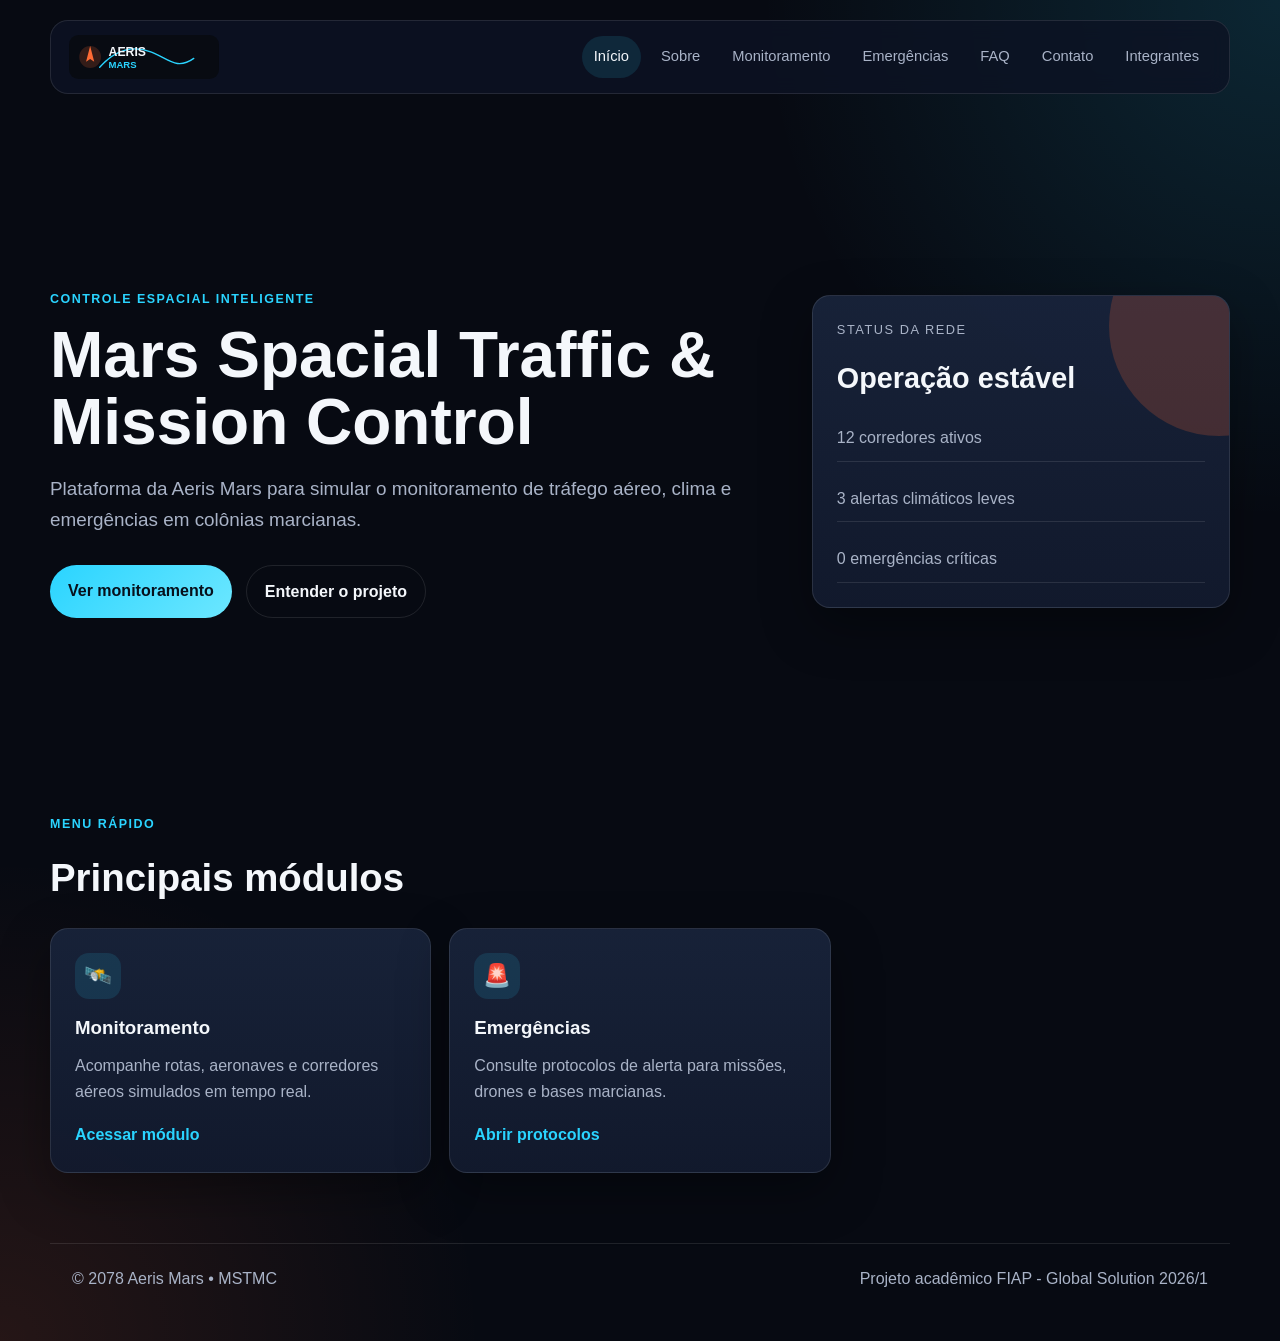
<file: index.html>
<!doctype html>
<html lang="pt-BR">
  <head>
    <meta charset="UTF-8" />
    <meta name="viewport" content="width=device-width, initial-scale=1.0" />
    <title>Início | Aeris Mars</title>
    <link rel="stylesheet" href="assets/css/main.css" />
    <link rel="icon" href="assets/images/favicon.svg" type="image/svg+xml" />
    <script src="assets/js/app.js" defer></script>
    <script src="assets/js/index.js" defer></script>
  </head>
  <body>
    <header class="header">
      <a class="brand" href="index.html" aria-label="Página inicial Aeris Mars">
        <img src="assets/images/logo-aeris-mars.svg" alt="Logo Aeris Mars" />
      </a>

      <button
        class="menu-toggle"
        id="menu-toggle"
        aria-label="Abrir menu"
        aria-expanded="false"
      >
        <span></span>
        <span></span>
        <span></span>
      </button>

      <nav class="nav" id="main-nav" aria-label="Menu principal">
        <a class="nav-link active" href="index.html">Início</a>
        <a class="nav-link" href="pages/sobre.html">Sobre</a>
        <a class="nav-link" href="pages/monitoramento.html">Monitoramento</a>
        <a class="nav-link" href="pages/emergencias.html">Emergências</a>
        <a class="nav-link" href="pages/faq.html">FAQ</a>
        <a class="nav-link" href="pages/contato.html">Contato</a>
        <a class="nav-link" href="pages/integrantes.html">Integrantes</a>
      </nav>
    </header>

    <main>
      <section class="hero section">
        <div class="hero-content">
          <span class="kicker">Controle espacial inteligente</span>
          <h1 class="title">Mars Spacial Traffic & Mission Control</h1>
          <p class="subtitle">
            Plataforma da Aeris Mars para simular o monitoramento de tráfego
            aéreo, clima e emergências em colônias marcianas.
          </p>
          <div class="hero-actions">
            <a class="btn" href="pages/monitoramento.html">Ver monitoramento</a>
            <a class="btn btn-outline" href="pages/sobre.html"
              >Entender o projeto</a
            >
          </div>
        </div>
        <div class="hero-panel card">
          <p class="panel-label">Status da rede</p>
          <strong>Operação estável</strong>
          <span>12 corredores ativos</span>
          <span>3 alertas climáticos leves</span>
          <span>0 emergências críticas</span>
        </div>
      </section>

      <section class="section">
        <span class="kicker">Menu rápido</span>
        <h2 class="section-title">Principais módulos</h2>
        <div class="grid grid-3">
          <article class="card">
            <div class="card-icon">🛰️</div>
            <h3>Monitoramento</h3>
            <p>
              Acompanhe rotas, aeronaves e corredores aéreos simulados em tempo
              real.
            </p>
            <a class="text-link" href="pages/monitoramento.html"
              >Acessar módulo</a
            >
          </article>

          <article class="card">
            <div class="card-icon">🚨</div>
            <h3>Emergências</h3>
            <p>
              Consulte protocolos de alerta para missões, drones e bases
              marcianas.
            </p>
            <a class="text-link" href="pages/emergencias.html"
              >Abrir protocolos</a
            >
          </article>
        </div>
      </section>
    </main>

    <footer class="footer">
      <p>© 2078 Aeris Mars • MSTMC</p>
      <p>Projeto acadêmico FIAP - Global Solution 2026/1</p>
    </footer>
  </body>
</html>
</file>
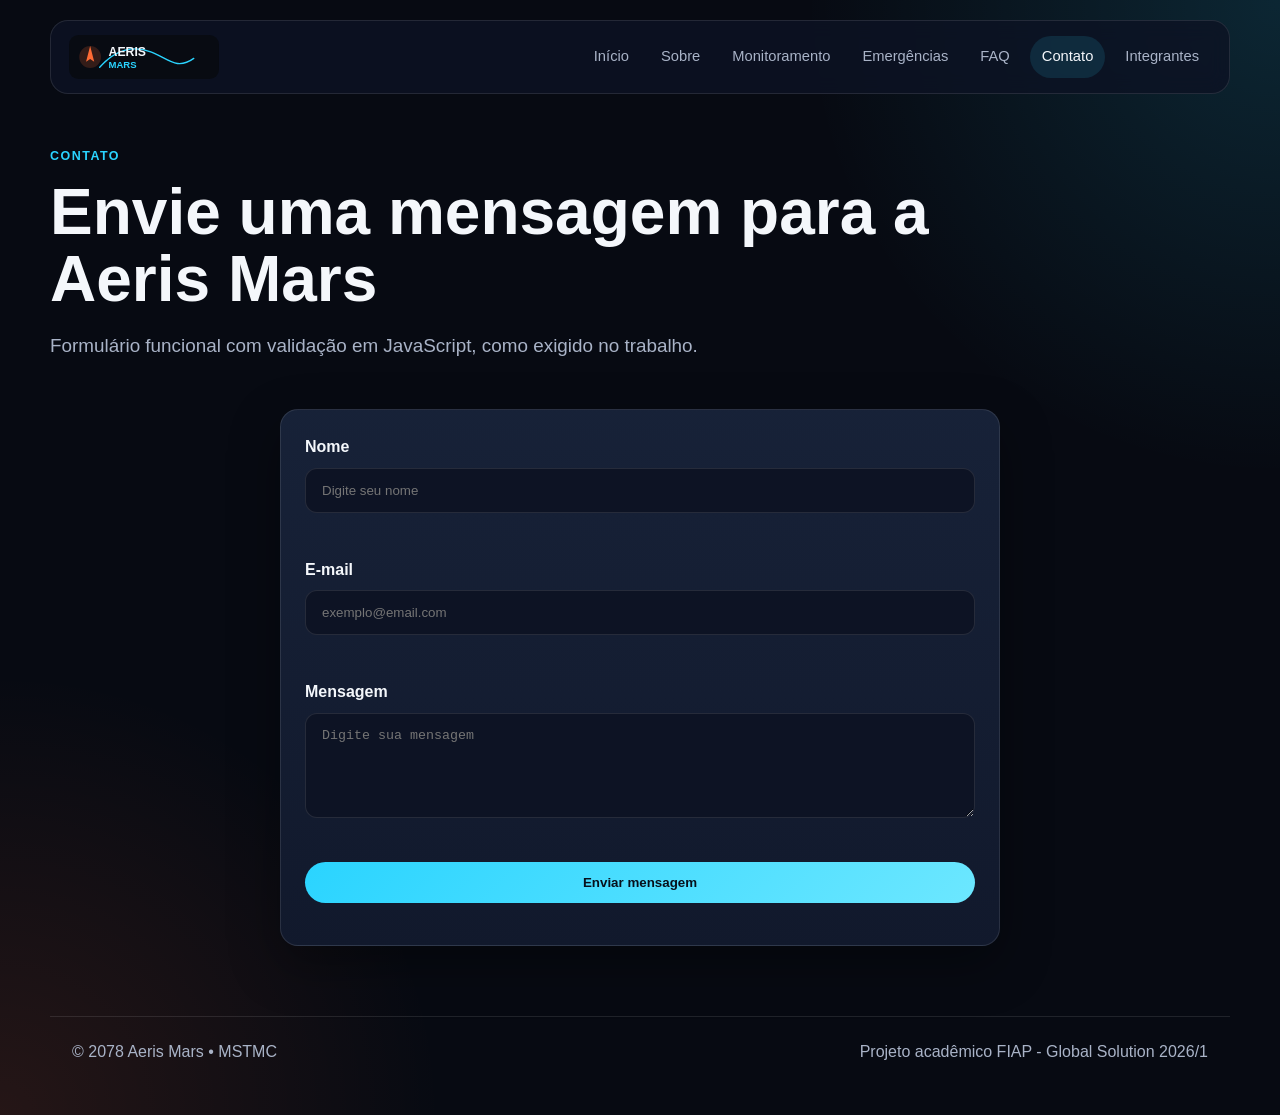
<file: pages/contato.html>
<!DOCTYPE html>
<html lang="pt-BR">
<head>
    <meta charset="UTF-8">
    <meta name="viewport" content="width=device-width, initial-scale=1.0">
    <title>Contato | Aeris Mars</title>
    <link rel="stylesheet" href="../assets/css/main.css">
    <link rel="icon" href="../assets/images/favicon.svg" type="image/svg+xml">
    <script src="../assets/js/app.js" defer></script>
    <script src="../assets/js/contato.js" defer></script>
</head>
<body>
    <header class="header">
        <a class="brand" href="../index.html" aria-label="Página inicial Aeris Mars">
            <img src="../assets/images/logo-aeris-mars.svg" alt="Logo Aeris Mars">
        </a>

        <button class="menu-toggle" id="menu-toggle" aria-label="Abrir menu" aria-expanded="false">
            <span></span>
            <span></span>
            <span></span>
        </button>


        <nav class="nav" id="main-nav" aria-label="Menu principal">
            <a class="nav-link " href="../index.html">Início</a>
            <a class="nav-link " href="sobre.html">Sobre</a>
            <a class="nav-link " href="monitoramento.html">Monitoramento</a>
            <a class="nav-link " href="emergencias.html">Emergências</a>
            <a class="nav-link " href="faq.html">FAQ</a>
            <a class="nav-link active" href="contato.html">Contato</a>
            <a class="nav-link " href="integrantes.html">Integrantes</a>
        </nav>
    
    </header>

    <main>

        <section class="section">
            <span class="kicker">Contato</span>
            <h1 class="title">Envie uma mensagem para a Aeris Mars</h1>
            <p class="subtitle">
                Formulário funcional com validação em JavaScript, como exigido no trabalho.
            </p>
        </section>

        <section class="section">
            <form class="contact-form card" id="contact-form" novalidate>
                <div class="form-group">
                    <label for="name">Nome</label>
                    <input type="text" id="name" name="name" placeholder="Digite seu nome" aria-invalid="false" aria-describedby="name-error">
                    <small class="error-message" id="name-error"></small>
                </div>

                <div class="form-group">
                    <label for="email">E-mail</label>
                    <input type="email" id="email" name="email" placeholder="exemplo@email.com" aria-invalid="false" aria-describedby="email-error">
                    <small class="error-message" id="email-error"></small>
                </div>

                <div class="form-group">
                    <label for="message">Mensagem</label>
                    <textarea id="message" name="message" rows="5" placeholder="Digite sua mensagem" aria-invalid="false" aria-describedby="message-error"></textarea>
                    <small class="error-message" id="message-error"></small>
                </div>

                <button class="btn" type="submit">Enviar mensagem</button>
                <p class="success-message" id="success-message"></p>
            </form>
        </section>

    </main>

    <footer class="footer">
        <p>© 2078 Aeris Mars • MSTMC</p>
        <p>Projeto acadêmico FIAP - Global Solution 2026/1</p>
    </footer>
</body>
</html>
</file>
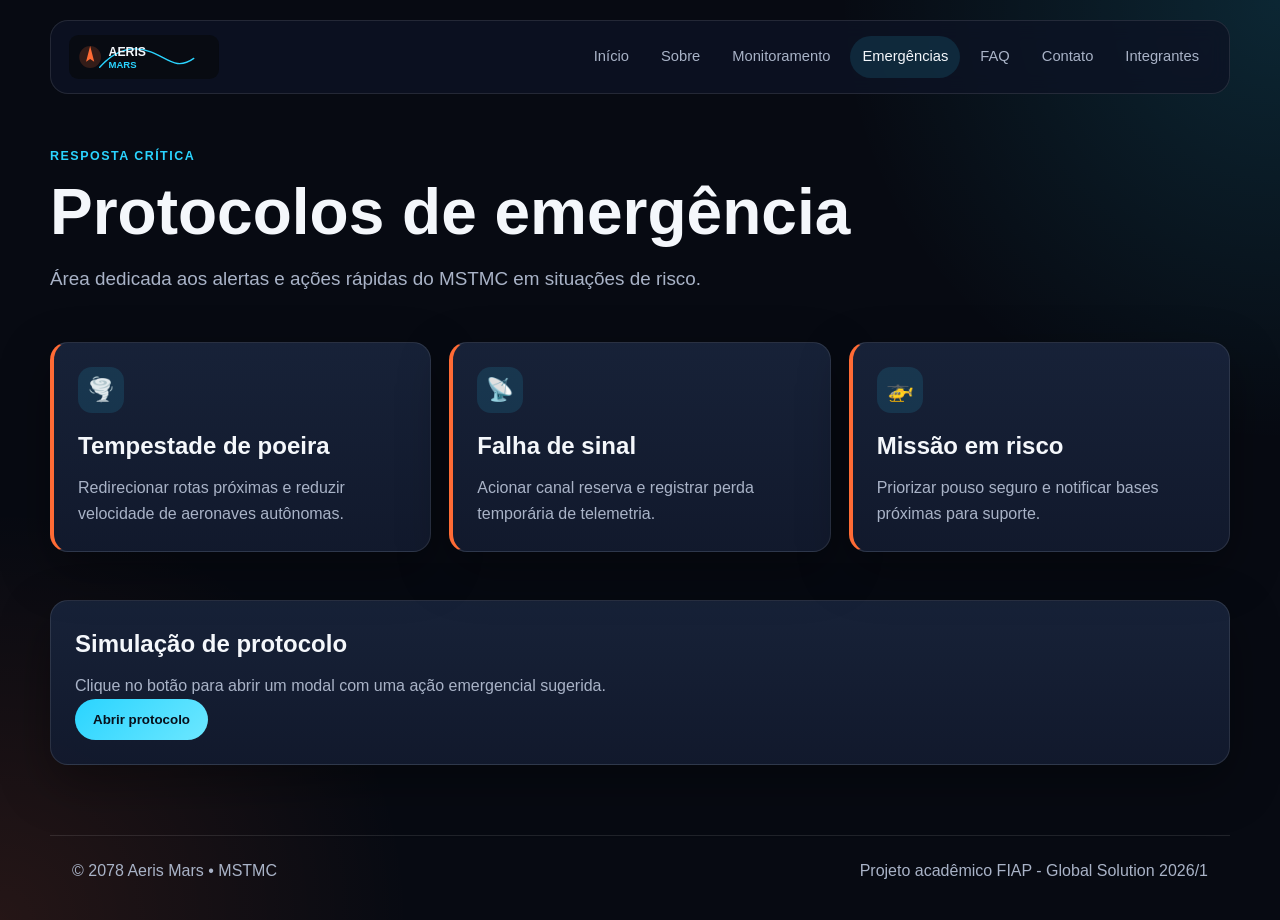
<file: pages/emergencias.html>
<!DOCTYPE html>
<html lang="pt-BR">
<head>
    <meta charset="UTF-8">
    <meta name="viewport" content="width=device-width, initial-scale=1.0">
    <title>Emergências | Aeris Mars</title>
    <link rel="stylesheet" href="../assets/css/main.css">
    <link rel="icon" href="../assets/images/favicon.svg" type="image/svg+xml">
    <script src="../assets/js/app.js" defer></script>
    <script src="../assets/js/emergencias.js" defer></script>
</head>
<body>
    <header class="header">
        <a class="brand" href="../index.html" aria-label="Página inicial Aeris Mars">
            <img src="../assets/images/logo-aeris-mars.svg" alt="Logo Aeris Mars">
        </a>

        <button class="menu-toggle" id="menu-toggle" aria-label="Abrir menu" aria-expanded="false">
            <span></span>
            <span></span>
            <span></span>
        </button>


        <nav class="nav" id="main-nav" aria-label="Menu principal">
            <a class="nav-link " href="../index.html">Início</a>
            <a class="nav-link " href="sobre.html">Sobre</a>
            <a class="nav-link " href="monitoramento.html">Monitoramento</a>
            <a class="nav-link active" href="emergencias.html">Emergências</a>
            <a class="nav-link " href="faq.html">FAQ</a>
            <a class="nav-link " href="contato.html">Contato</a>
            <a class="nav-link " href="integrantes.html">Integrantes</a>
        </nav>
    
    </header>

    <main>

        <section class="section">
            <span class="kicker">Resposta crítica</span>
            <h1 class="title">Protocolos de emergência</h1>
            <p class="subtitle">
                Área dedicada aos alertas e ações rápidas do MSTMC em situações de risco.
            </p>
        </section>

        <section class="section grid grid-3">
            <article class="card alert-card">
                <div class="card-icon">🌪️</div>
                <h2>Tempestade de poeira</h2>
                <p>Redirecionar rotas próximas e reduzir velocidade de aeronaves autônomas.</p>
            </article>

            <article class="card alert-card">
                <div class="card-icon">📡</div>
                <h2>Falha de sinal</h2>
                <p>Acionar canal reserva e registrar perda temporária de telemetria.</p>
            </article>

            <article class="card alert-card">
                <div class="card-icon">🚁</div>
                <h2>Missão em risco</h2>
                <p>Priorizar pouso seguro e notificar bases próximas para suporte.</p>
            </article>
        </section>

        <section class="section card">
            <h2>Simulação de protocolo</h2>
            <p>Clique no botão para abrir um modal com uma ação emergencial sugerida.</p>
            <button class="btn" id="open-modal">Abrir protocolo</button>
        </section>

        <div class="modal" id="protocol-modal" aria-hidden="true">
            <div class="modal-content">
                <button class="modal-close" id="close-modal" aria-label="Fechar modal">×</button>
                <h2>Protocolo sugerido</h2>
                <p>
                    Rota alternativa ativada. A missão deve reduzir altitude, aguardar nova leitura
                    climática e seguir para o corredor seguro mais próximo.
                </p>
            </div>
        </div>

    </main>

    <footer class="footer">
        <p>© 2078 Aeris Mars • MSTMC</p>
        <p>Projeto acadêmico FIAP - Global Solution 2026/1</p>
    </footer>
</body>
</html>
</file>
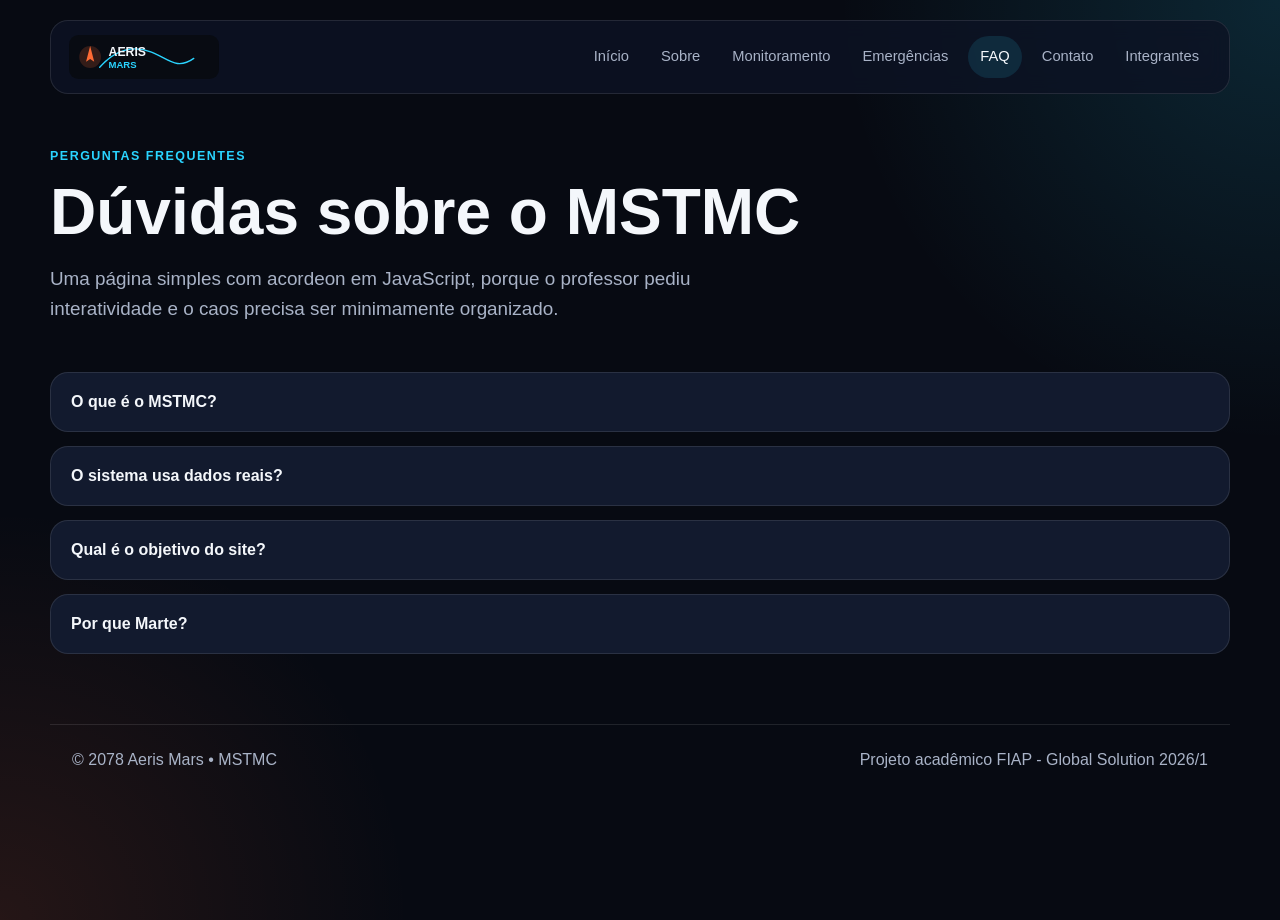
<file: pages/faq.html>
<!doctype html>
<html lang="pt-BR">
  <head>
    <meta charset="UTF-8" />
    <meta name="viewport" content="width=device-width, initial-scale=1.0" />
    <title>FAQ | Aeris Mars</title>
    <link rel="stylesheet" href="../assets/css/main.css" />
    <link rel="icon" href="../assets/images/favicon.svg" type="image/svg+xml" />
    <script src="../assets/js/app.js" defer></script>
    <script src="../assets/js/faq.js" defer></script>
  </head>
  <body>
    <header class="header">
      <a
        class="brand"
        href="../index.html"
        aria-label="Página inicial Aeris Mars"
      >
        <img src="../assets/images/logo-aeris-mars.svg" alt="Logo Aeris Mars" />
      </a>

      <button
        class="menu-toggle"
        id="menu-toggle"
        aria-label="Abrir menu"
        aria-expanded="false"
      >
        <span></span>
        <span></span>
        <span></span>
      </button>

      <nav class="nav" id="main-nav" aria-label="Menu principal">
        <a class="nav-link" href="../index.html">Início</a>
        <a class="nav-link" href="sobre.html">Sobre</a>
        <a class="nav-link" href="monitoramento.html">Monitoramento</a>
        <a class="nav-link" href="emergencias.html">Emergências</a>
        <a class="nav-link active" href="faq.html">FAQ</a>
        <a class="nav-link" href="contato.html">Contato</a>
        <a class="nav-link" href="integrantes.html">Integrantes</a>
      </nav>
    </header>

    <main>
      <section class="section">
        <span class="kicker">Perguntas frequentes</span>
        <h1 class="title">Dúvidas sobre o MSTMC</h1>
        <p class="subtitle">
          Uma página simples com acordeon em JavaScript, porque o professor
          pediu interatividade e o caos precisa ser minimamente organizado.
        </p>
      </section>

      <section class="section faq-list">
        <article class="faq-item">
          <button
            class="faq-question"
            aria-expanded="false"
            aria-controls="faq-answer-1"
          >
            O que é o MSTMC?
          </button>
          <div class="faq-answer" id="faq-answer-1" role="region">
            <p>
              É uma solução conceitual da Aeris Mars para controle de tráfego,
              clima e emergências em Marte.
            </p>
          </div>
        </article>

        <article class="faq-item">
          <button
            class="faq-question"
            aria-expanded="false"
            aria-controls="faq-answer-2"
          >
            O sistema usa dados reais?
          </button>
          <div class="faq-answer" id="faq-answer-2" role="region">
            <p>
              Não. Este protótipo usa dados simulados para representar uma
              interface funcional no contexto acadêmico.
            </p>
          </div>
        </article>

        <article class="faq-item">
          <button
            class="faq-question"
            aria-expanded="false"
            aria-controls="faq-answer-3"
          >
            Qual é o objetivo do site?
          </button>
          <div class="faq-answer" id="faq-answer-3" role="region">
            <p>
              Apresentar o projeto, seus módulos principais e demonstrar
              conceitos de HTML, CSS e JavaScript.
            </p>
          </div>
        </article>

        <article class="faq-item">
          <button
            class="faq-question"
            aria-expanded="false"
            aria-controls="faq-answer-4"
          >
            Por que Marte?
          </button>
          <div class="faq-answer" id="faq-answer-4" role="region">
            <p>
              Porque o tema da Global Solution envolve economia espacial,
              exploração e soluções tecnológicas inovadoras.
            </p>
          </div>
        </article>
      </section>
    </main>

    <footer class="footer">
      <p>© 2078 Aeris Mars • MSTMC</p>
      <p>Projeto acadêmico FIAP - Global Solution 2026/1</p>
    </footer>
  </body>
</html>
</file>
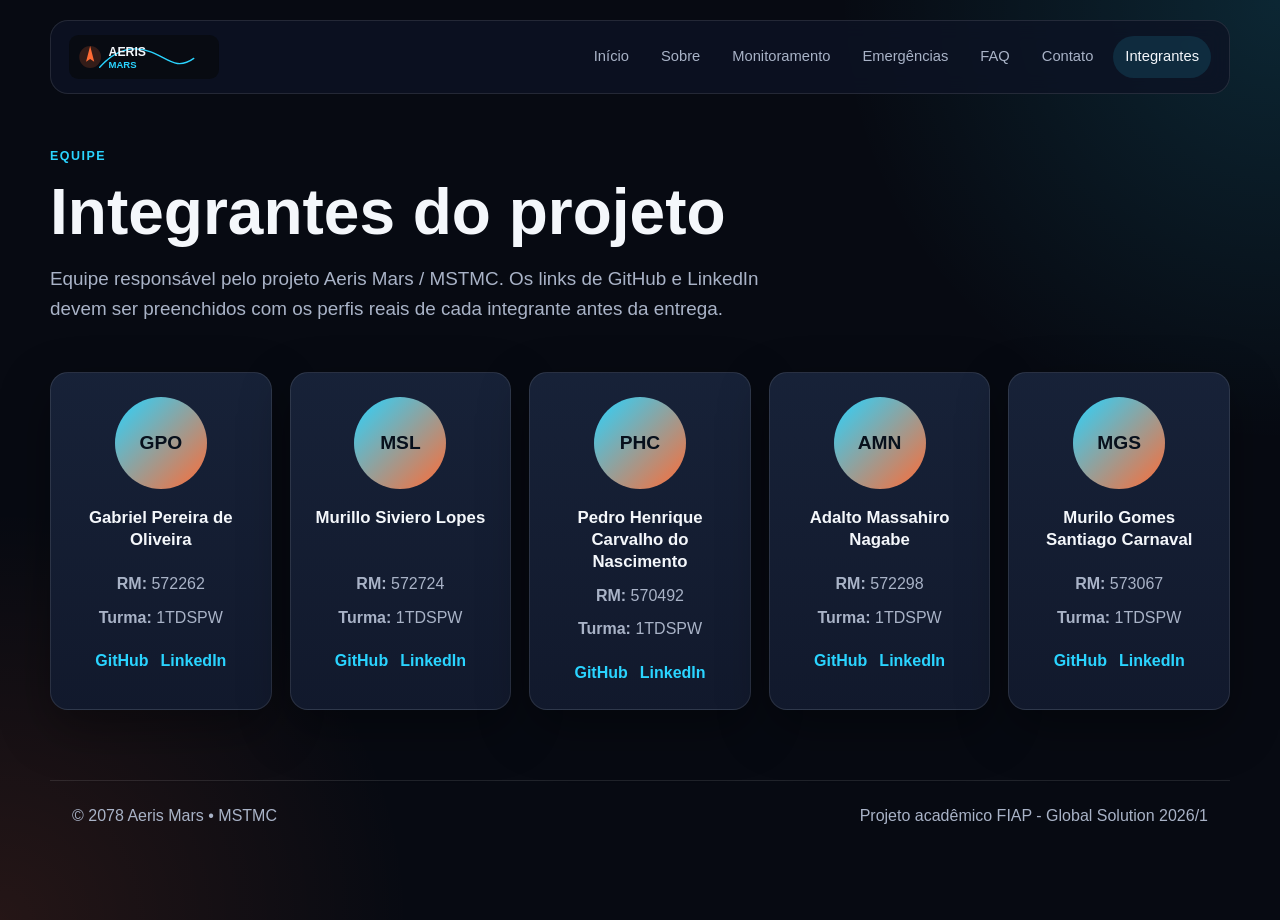
<file: pages/integrantes.html>
<!doctype html>
<html lang="pt-BR">
  <head>
    <meta charset="UTF-8" />
    <meta name="viewport" content="width=device-width, initial-scale=1.0" />
    <title>Integrantes | Aeris Mars</title>
    <link rel="stylesheet" href="../assets/css/main.css" />
    <link rel="icon" href="../assets/images/favicon.svg" type="image/svg+xml" />
    <script src="../assets/js/app.js" defer></script>
    <script src="../assets/js/integrantes.js" defer></script>
  </head>
  <body>
    <header class="header">
      <a
        class="brand"
        href="../index.html"
        aria-label="Página inicial Aeris Mars"
      >
        <img src="../assets/images/logo-aeris-mars.svg" alt="Logo Aeris Mars" />
      </a>

      <button
        class="menu-toggle"
        id="menu-toggle"
        aria-label="Abrir menu"
        aria-expanded="false"
      >
        <span></span>
        <span></span>
        <span></span>
      </button>

      <nav class="nav" id="main-nav" aria-label="Menu principal">
        <a class="nav-link" href="../index.html">Início</a>
        <a class="nav-link" href="sobre.html">Sobre</a>
        <a class="nav-link" href="monitoramento.html">Monitoramento</a>
        <a class="nav-link" href="emergencias.html">Emergências</a>
        <a class="nav-link" href="faq.html">FAQ</a>
        <a class="nav-link" href="contato.html">Contato</a>
        <a class="nav-link active" href="integrantes.html">Integrantes</a>
      </nav>
    </header>

    <main>
      <section class="section">
        <span class="kicker">Equipe</span>
        <h1 class="title">Integrantes do projeto</h1>
        <p class="subtitle">
          Equipe responsável pelo projeto Aeris Mars / MSTMC. Os links de GitHub
          e LinkedIn devem ser preenchidos com os perfis reais de cada
          integrante antes da entrega.
        </p>
      </section>

      <section class="section grid integrantes-grid">
        <article class="member-card card">
          <div class="avatar" aria-hidden="true">GPO</div>
          <h2>Gabriel Pereira de Oliveira</h2>
          <p><strong>RM:</strong> 572262</p>
          <p><strong>Turma:</strong> 1TDSPW</p>
          <div class="member-links">
            <a
              href="https://github.com/Gabriel-Oliveira0611"
              target="_blank"
              rel="noopener noreferrer"
              aria-label="GitHub de Gabriel Pereira de Oliveira"
              >GitHub</a
            >
            <a
              href="https://www.linkedin.com/in/gabriel-pereira-1aa4bb224/"
              target="_blank"
              rel="noopener noreferrer"
              aria-label="LinkedIn de Gabriel Pereira de Oliveira"
              >LinkedIn</a
            >
          </div>
        </article>
        <article class="member-card card">
          <div class="avatar" aria-hidden="true">MSL</div>
          <h2>Murillo Siviero Lopes</h2>
          <p><strong>RM:</strong> 572724</p>
          <p><strong>Turma:</strong> 1TDSPW</p>
          <div class="member-links">
            <a
              href="https://github.com/MurilloSLopes"
              target="_blank"
              rel="noopener noreferrer"
              aria-label="GitHub de Murillo Siviero Lopes"
              >GitHub</a
            >
            <a
              href="https://www.linkedin.com/in/murillo-llopes-23out99/"
              target="_blank"
              rel="noopener noreferrer"
              aria-label="LinkedIn de Murillo Siviero Lopes"
              >LinkedIn</a
            >
          </div>
        </article>
        <article class="member-card card">
          <div class="avatar" aria-hidden="true">PHC</div>
          <h2>Pedro Henrique Carvalho do Nascimento</h2>
          <p><strong>RM:</strong> 570492</p>
          <p><strong>Turma:</strong> 1TDSPW</p>
          <div class="member-links">
            <a
              href="https://github.com/pedrohcnascimento"
              target="_blank"
              rel="noopener noreferrer"
              aria-label="GitHub de Pedro Henrique Carvalho do Nascimento"
              >GitHub</a
            >
            <a
              href="https://www.linkedin.com/in/pedrohenriquecn07/"
              target="_blank"
              rel="noopener noreferrer"
              aria-label="LinkedIn de Pedro Henrique Carvalho do Nascimento"
              >LinkedIn</a
            >
          </div>
        </article>
        <article class="member-card card">
          <div class="avatar" aria-hidden="true">AMN</div>
          <h2>Adalto Massahiro Nagabe</h2>
          <p><strong>RM:</strong> 572298</p>
          <p><strong>Turma:</strong> 1TDSPW</p>
          <div class="member-links">
            <a
              href="https://github.com/AdaltoNagabe"
              target="_blank"
              rel="noopener noreferrer"
              aria-label="GitHub de Adalto Massahiro Nagabe"
              >GitHub</a
            >
            <a
              href="https://www.linkedin.com/in/adalto-massashiro-nagabe-149685104/"
              target="_blank"
              rel="noopener noreferrer"
              aria-label="LinkedIn de Adalto Massahiro Nagabe"
              >LinkedIn</a
            >
          </div>
        </article>
        <article class="member-card card">
          <div class="avatar" aria-hidden="true">MGS</div>
          <h2>Murilo Gomes Santiago Carnaval</h2>
          <p><strong>RM:</strong> 573067</p>
          <p><strong>Turma:</strong> 1TDSPW</p>
          <div class="member-links">
            <a
              href="https://github.com/murilossanttiago"
              target="_blank"
              rel="noopener noreferrer"
              aria-label="GitHub de Murilo Gomes Santiago Carnaval"
              >GitHub</a
            >
            <a
              href="https://www.linkedin.com/in/murilo-gomes-santiago/"
              target="_blank"
              rel="noopener noreferrer"
              aria-label="LinkedIn de Murilo Gomes Santiago Carnaval"
              >LinkedIn</a
            >
          </div>
        </article>
      </section>
    </main>

    <footer class="footer">
      <p>© 2078 Aeris Mars • MSTMC</p>
      <p>Projeto acadêmico FIAP - Global Solution 2026/1</p>
    </footer>
  </body>
</html>
</file>
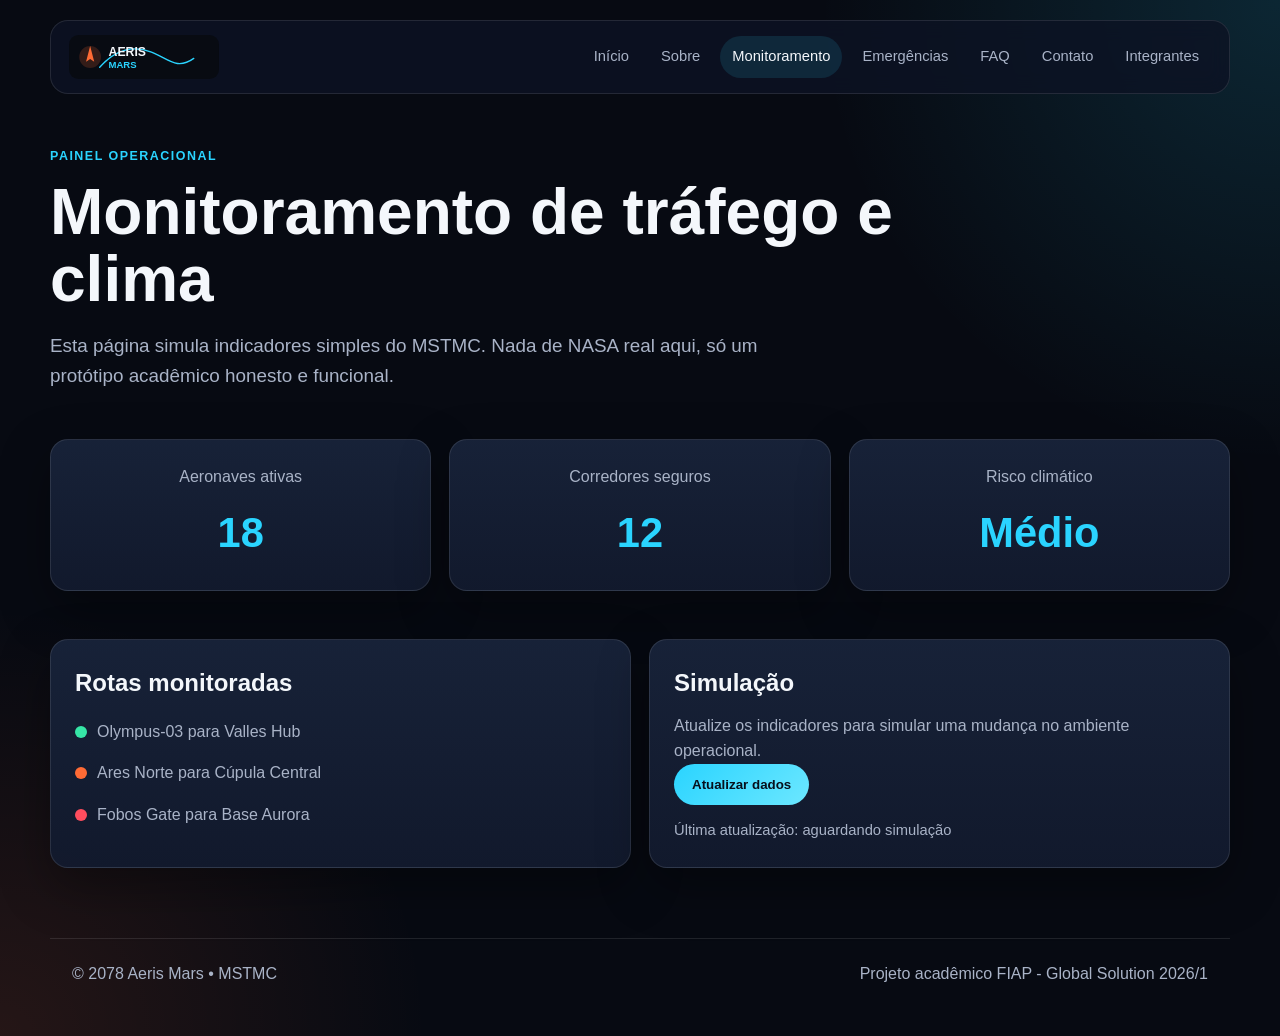
<file: pages/monitoramento.html>
<!doctype html>
<html lang="pt-BR">
  <head>
    <meta charset="UTF-8" />
    <meta name="viewport" content="width=device-width, initial-scale=1.0" />
    <title>Monitoramento | Aeris Mars</title>
    <link rel="stylesheet" href="../assets/css/main.css" />
    <link rel="icon" href="../assets/images/favicon.svg" type="image/svg+xml" />
    <script src="../assets/js/app.js" defer></script>
    <script src="../assets/js/monitoramento.js" defer></script>
  </head>
  <body>
    <header class="header">
      <a
        class="brand"
        href="../index.html"
        aria-label="Página inicial Aeris Mars"
      >
        <img src="../assets/images/logo-aeris-mars.svg" alt="Logo Aeris Mars" />
      </a>

      <button
        class="menu-toggle"
        id="menu-toggle"
        aria-label="Abrir menu"
        aria-expanded="false"
      >
        <span></span>
        <span></span>
        <span></span>
      </button>

      <nav class="nav" id="main-nav" aria-label="Menu principal">
        <a class="nav-link" href="../index.html">Início</a>
        <a class="nav-link" href="sobre.html">Sobre</a>
        <a class="nav-link active" href="monitoramento.html">Monitoramento</a>
        <a class="nav-link" href="emergencias.html">Emergências</a>
        <a class="nav-link" href="faq.html">FAQ</a>
        <a class="nav-link" href="contato.html">Contato</a>
        <a class="nav-link" href="integrantes.html">Integrantes</a>
      </nav>
    </header>

    <main>
      <section class="section">
        <span class="kicker">Painel operacional</span>
        <h1 class="title">Monitoramento de tráfego e clima</h1>
        <p class="subtitle">
          Esta página simula indicadores simples do MSTMC. Nada de NASA real
          aqui, só um protótipo acadêmico honesto e funcional.
        </p>
      </section>

      <section class="section grid grid-3">
        <article class="card metric-card">
          <p>Aeronaves ativas</p>
          <strong id="aircraft-count">18</strong>
        </article>

        <article class="card metric-card">
          <p>Corredores seguros</p>
          <strong id="route-count">12</strong>
        </article>

        <article class="card metric-card">
          <p>Risco climático</p>
          <strong id="risk-level">Médio</strong>
        </article>
      </section>

      <section class="section grid grid-2">
        <article class="card">
          <h2>Rotas monitoradas</h2>
          <ul class="status-list">
            <li>
              <span class="dot success"></span> Olympus-03 para Valles Hub
            </li>
            <li>
              <span class="dot warning"></span> Ares Norte para Cúpula Central
            </li>
            <li>
              <span class="dot danger"></span> Fobos Gate para Base Aurora
            </li>
          </ul>
        </article>

        <article class="card">
          <h2>Simulação</h2>
          <p>
            Atualize os indicadores para simular uma mudança no ambiente
            operacional.
          </p>
          <button class="btn" id="simulate-btn">Atualizar dados</button>
          <p class="last-update" id="last-update">
            Última atualização: aguardando simulação
          </p>
        </article>
      </section>
    </main>

    <footer class="footer">
      <p>© 2078 Aeris Mars • MSTMC</p>
      <p>Projeto acadêmico FIAP - Global Solution 2026/1</p>
    </footer>
  </body>
</html>
</file>
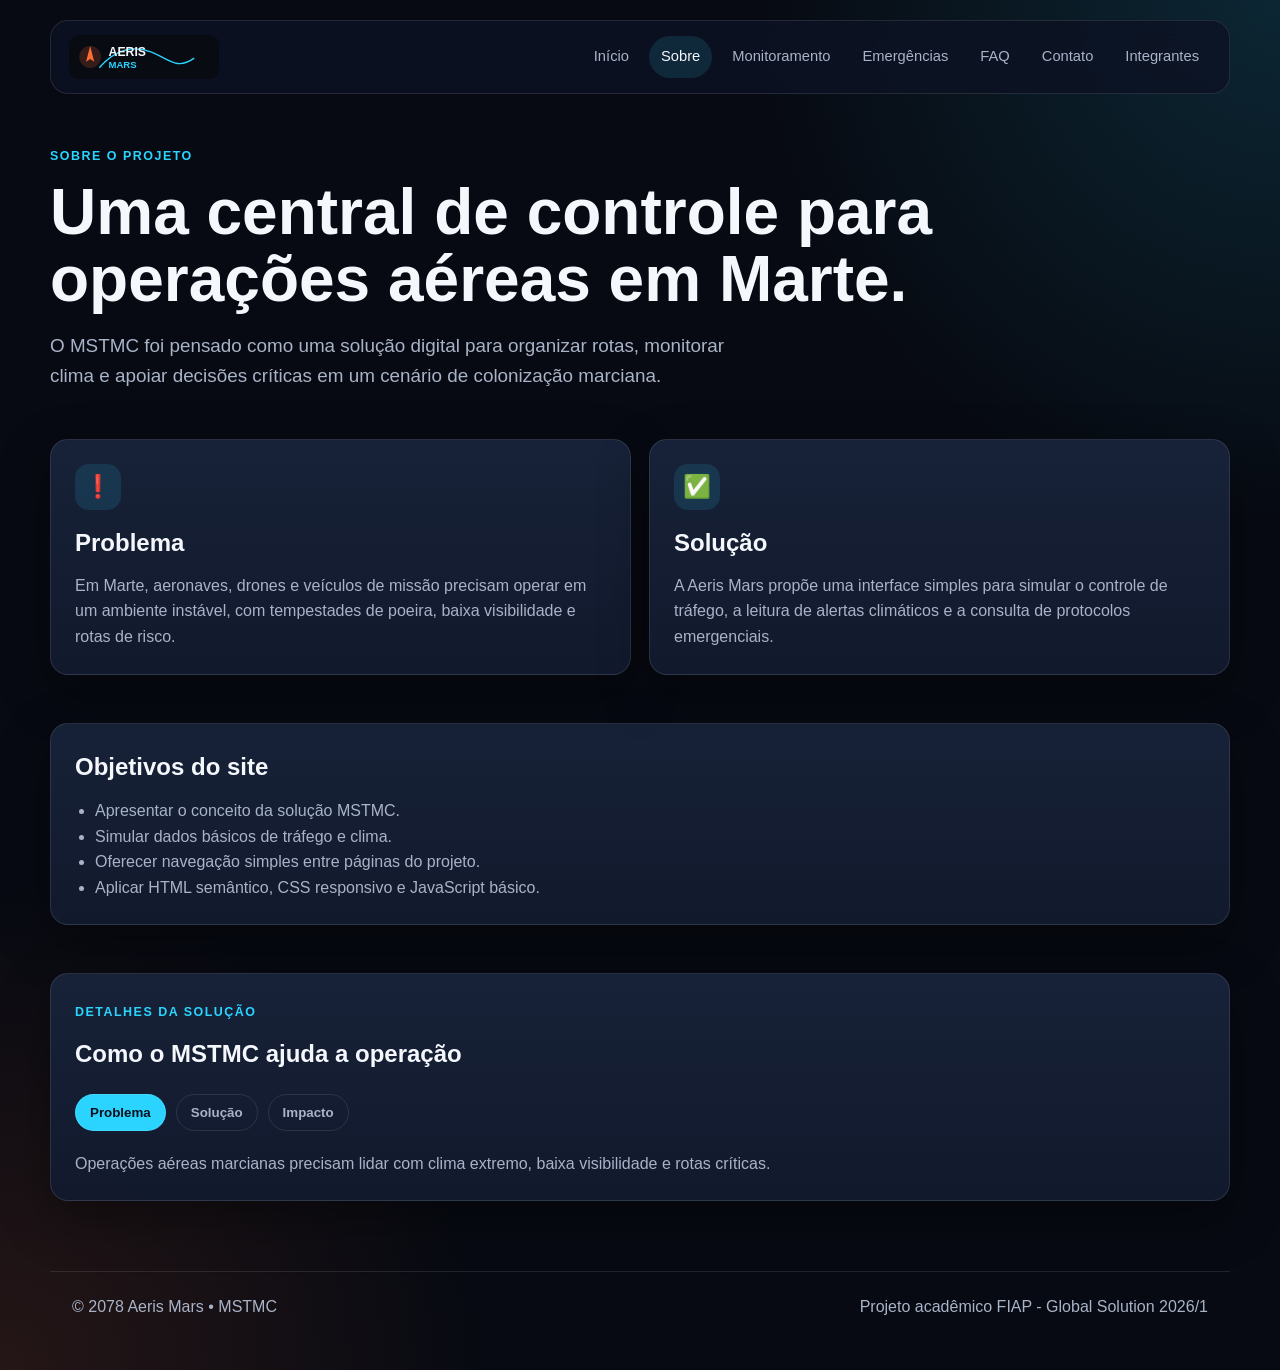
<file: pages/sobre.html>
<!doctype html>
<html lang="pt-BR">
  <head>
    <meta charset="UTF-8" />
    <meta name="viewport" content="width=device-width, initial-scale=1.0" />
    <title>Sobre | Aeris Mars</title>
    <link rel="stylesheet" href="../assets/css/main.css" />
    <link rel="icon" href="../assets/images/favicon.svg" type="image/svg+xml" />
    <script src="../assets/js/app.js" defer></script>
    <script src="../assets/js/sobre.js" defer></script>
  </head>
  <body>
    <header class="header">
      <a
        class="brand"
        href="../index.html"
        aria-label="Página inicial Aeris Mars"
      >
        <img src="../assets/images/logo-aeris-mars.svg" alt="Logo Aeris Mars" />
      </a>

      <button
        class="menu-toggle"
        id="menu-toggle"
        aria-label="Abrir menu"
        aria-expanded="false"
      >
        <span></span>
        <span></span>
        <span></span>
      </button>

      <nav class="nav" id="main-nav" aria-label="Menu principal">
        <a class="nav-link" href="../index.html">Início</a>
        <a class="nav-link active" href="sobre.html">Sobre</a>
        <a class="nav-link" href="monitoramento.html">Monitoramento</a>
        <a class="nav-link" href="emergencias.html">Emergências</a>
        <a class="nav-link" href="faq.html">FAQ</a>
        <a class="nav-link" href="contato.html">Contato</a>
        <a class="nav-link" href="integrantes.html">Integrantes</a>
      </nav>
    </header>

    <main>
      <section class="section">
        <span class="kicker">Sobre o projeto</span>
        <h1 class="title">
          Uma central de controle para operações aéreas em Marte.
        </h1>
        <p class="subtitle">
          O MSTMC foi pensado como uma solução digital para organizar rotas,
          monitorar clima e apoiar decisões críticas em um cenário de
          colonização marciana.
        </p>
      </section>

      <section class="section grid grid-2">
        <article class="card">
          <div class="card-icon">❗</div>
          <h2>Problema</h2>
          <p>
            Em Marte, aeronaves, drones e veículos de missão precisam operar em
            um ambiente instável, com tempestades de poeira, baixa visibilidade
            e rotas de risco.
          </p>
        </article>

        <article class="card">
          <div class="card-icon">✅</div>
          <h2>Solução</h2>
          <p>
            A Aeris Mars propõe uma interface simples para simular o controle de
            tráfego, a leitura de alertas climáticos e a consulta de protocolos
            emergenciais.
          </p>
        </article>
      </section>

      <section class="section card">
        <h2>Objetivos do site</h2>
        <ul class="list">
          <li>Apresentar o conceito da solução MSTMC.</li>
          <li>Simular dados básicos de tráfego e clima.</li>
          <li>Oferecer navegação simples entre páginas do projeto.</li>
          <li>Aplicar HTML semântico, CSS responsivo e JavaScript básico.</li>
        </ul>
      </section>

      <section class="section card">
        <span class="kicker">Detalhes da solução</span>
        <h2>Como o MSTMC ajuda a operação</h2>

        <div class="tabs" role="tablist" aria-label="Detalhes do projeto">
          <button
            class="tab-button active"
            type="button"
            role="tab"
            aria-selected="true"
            data-tab="tab-problema"
          >
            Problema
          </button>
          <button
            class="tab-button"
            type="button"
            role="tab"
            aria-selected="false"
            data-tab="tab-solucao"
          >
            Solução
          </button>
          <button
            class="tab-button"
            type="button"
            role="tab"
            aria-selected="false"
            data-tab="tab-impacto"
          >
            Impacto
          </button>
        </div>

        <div class="tab-content active" id="tab-problema" role="tabpanel">
          <p>
            Operações aéreas marcianas precisam lidar com clima extremo, baixa
            visibilidade e rotas críticas.
          </p>
        </div>

        <div class="tab-content" id="tab-solucao" role="tabpanel">
          <p>
            O sistema centraliza indicadores de tráfego, clima e emergência em
            uma interface simples.
          </p>
        </div>

        <div class="tab-content" id="tab-impacto" role="tabpanel">
          <p>
            A proposta reduz riscos operacionais e melhora a tomada de decisão
            em missões simuladas.
          </p>
        </div>
      </section>
    </main>

    <footer class="footer">
      <p>© 2078 Aeris Mars • MSTMC</p>
      <p>Projeto acadêmico FIAP - Global Solution 2026/1</p>
    </footer>
  </body>
</html>
</file>
<file: assets/css/main.css>
@import url("./base.css");
@import url("./index.css");
@import url("./sobre.css");
@import url("./monitoramento.css");
@import url("./emergencias.css");
@import url("./faq.css");
@import url("./contato.css");
@import url("./integrantes.css");
</file>
